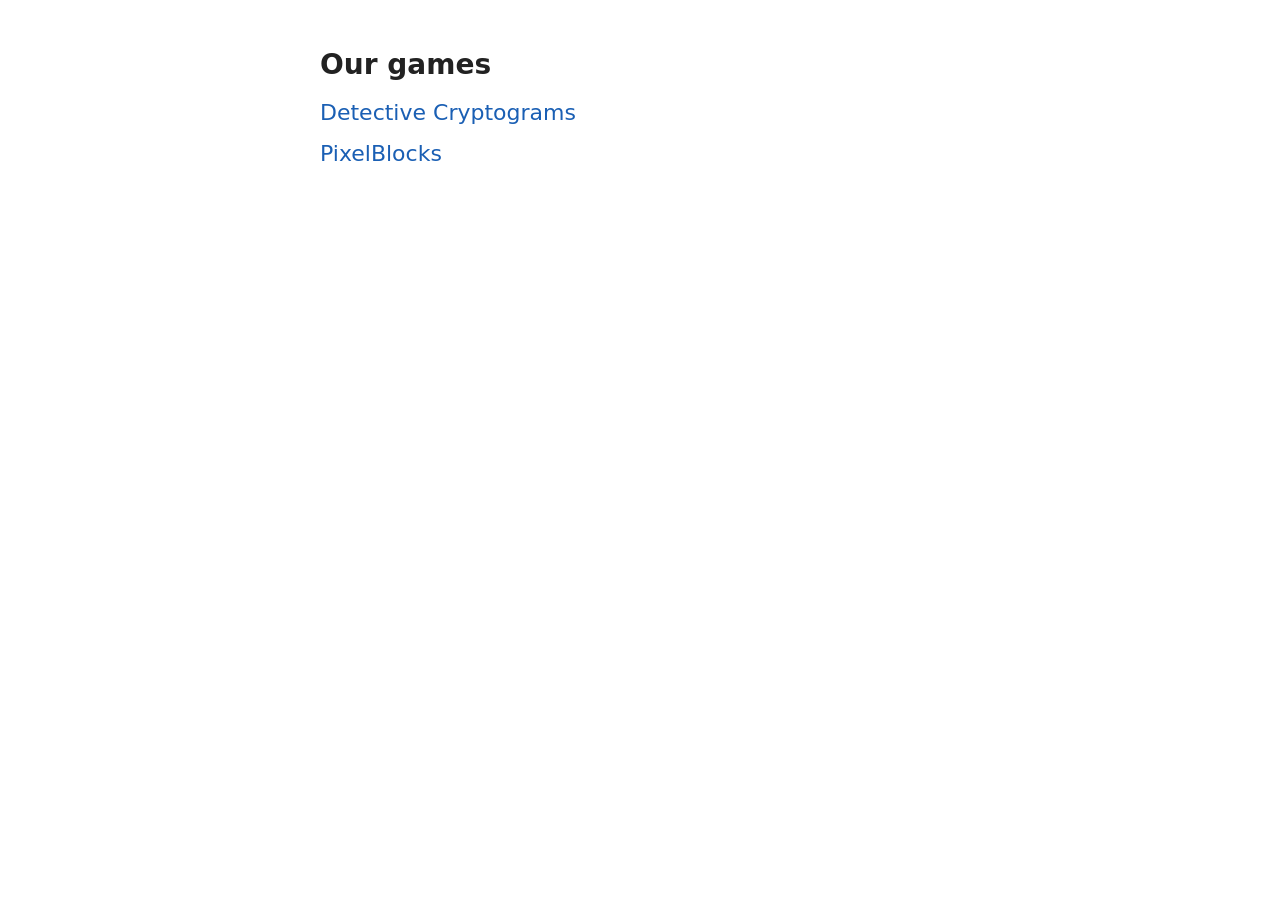
<file: index.html>
<!doctype html>
<html lang="en">
<head>
<meta charset="utf-8">
<meta name="viewport" content="width=device-width, initial-scale=1">
<title>Our games</title>
<style>
  body { font-family: system-ui, sans-serif; max-width: 640px; margin: 48px auto; padding: 0 16px; color: #222; }
  h1 { font-size: 28px; }
  ul { list-style: none; padding: 0; }
  li { margin: 16px 0; }
  a { font-size: 22px; color: #1a5fb4; text-decoration: none; }
  a:hover { text-decoration: underline; }
</style>
</head>
<body>
<h1>Our games</h1>
<ul>
  <li><a href="kriptogramma/">Detective Cryptograms</a></li>
  <li><a href="pixelblocks/">PixelBlocks</a></li>
</ul>
</body>
</html>
</file>
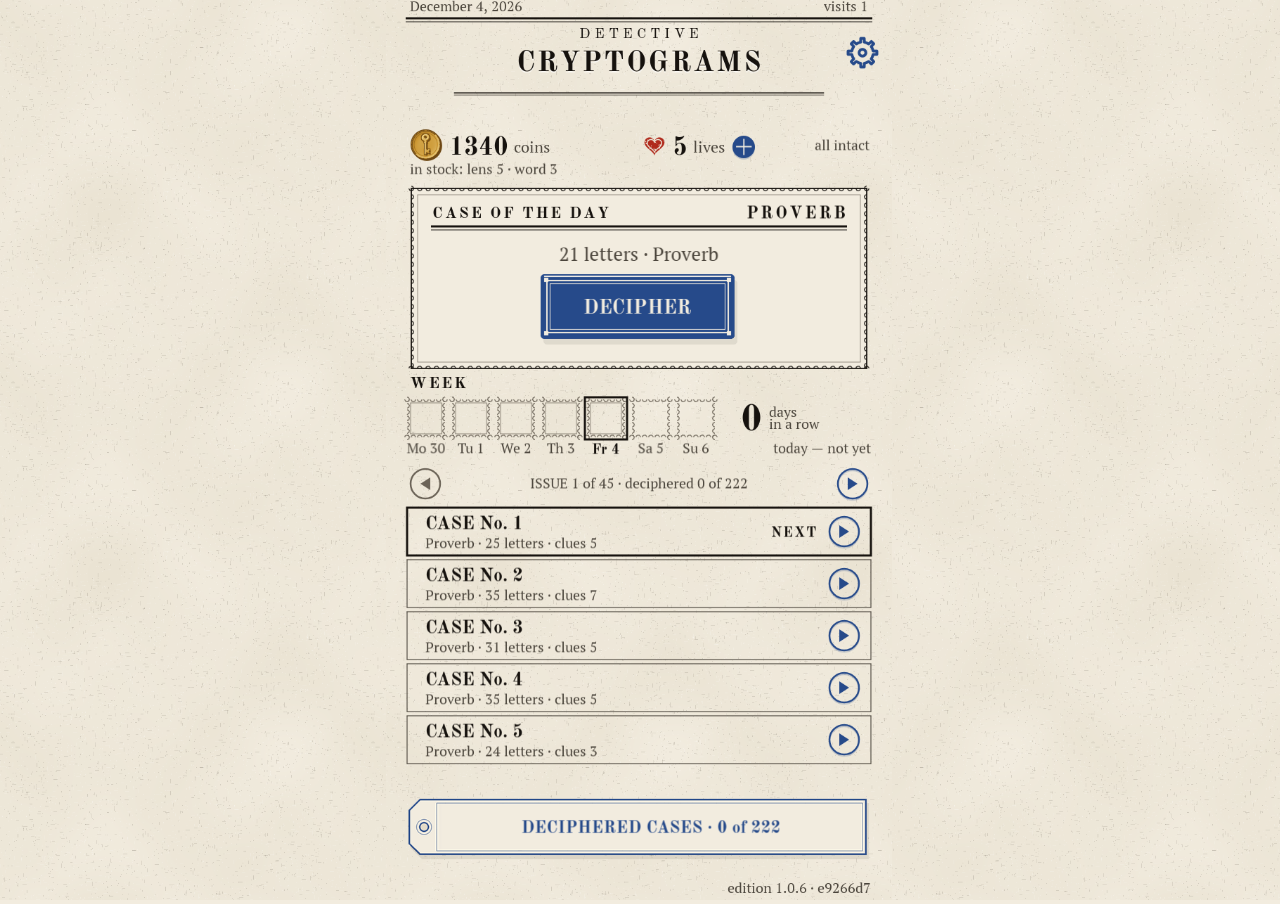
<file: kriptogramma/index.html>
<!doctype html>
<html lang="ru">
<head>
  <meta charset="utf-8">
  <link rel="modulepreload" crossorigin href="./assets/R5lq9sJO.js">
  <meta name="viewport" content="width=device-width, initial-scale=1, viewport-fit=cover, user-scalable=no">
  <title>Детективные криптограммы</title>
  <!-- Пустая иконка нарочно. Без неё браузер просит /favicon.ico, получает 404,
       и ломатель приносит эту ошибку в каждом отчёте. Шум в отчёте учит
       не читать отчёт. -->
  <link rel="icon" href="data:,">
  <!-- Картинки главного экрана — в предзагрузку. Без неё они просились только
       после разбора всего бандла (0,7 с на телефоне, где сеть в это время
       простаивает), и «время до интерактива» (ИНВ-21) перевалило за порог 5 с
       после ассетов 013. Phaser грузит их элементом img (main.js,
       loader.imageLoadType), и браузер отдаёт уже скачанное, а не качает
       второй раз. Список держать вровень с НУЖНО.main в src/стиль/арт.js и
       src/стиль/кнопки.js — сверяет tests/открытие.mjs: кнопки Ч1 (025) без
       предзагрузки просились после бандла и стоили 0,2 с сверх порога.
       ОЧЕРЕДЬ: СНАЧАЛА БАНДЛ, ПОТОМ КАРТИНКИ (028). Пущенные разом, 170 КБ
       картинок делили канал с бандлом, и он приходил на 0,8 с позже; а после
       бандла сеть ещё секунду стоит, пока телефон его разбирает. Поэтому
       предзагрузка выключена (media="not all") и включается скриптом ниже,
       как только бандл скачан, — картинки едут, пока он разбирается. Не
       сработал скрипт — Phaser попросит их сам, просто позже. -->
  <link rel="preload" as="image" href="./assets/1VmBwW0j.png" media="not all" data-после-бандла>
  <link rel="preload" as="image" href="./assets/D-H_c1Ym.png" media="not all" data-после-бандла>
  <link rel="preload" as="image" href="./assets/BTq64Yrj.png" media="not all" data-после-бандла>
  <link rel="preload" as="image" href="./assets/B4kw_efo.png" media="not all" data-после-бандла>
  <link rel="preload" as="image" href="./assets/Dah3iMkJ.png" media="not all" data-после-бандла>
  <link rel="preload" as="image" href="./assets/B_GqqMSt.png" media="not all" data-после-бандла>
  <link rel="preload" as="image" href="./assets/CoD3hWU_.png" media="not all" data-после-бандла>
  <script>
    if (window.PerformanceObserver) new PerformanceObserver(function (список, наблюдатель) {
      if (!список.getEntries().some(function (з) { return /\.js$/.test(з.name) })) return
      наблюдатель.disconnect()
      document.querySelectorAll('link[data-после-бандла]').forEach(function (с) { с.media = 'all' })
    }).observe({ type: 'resource', buffered: true })
  </script>
  <style>
    html, body { margin: 0; height: 100%; background: #12131a; overflow: hidden; }
    #игра { width: 100vw; height: 100vh; display: block; }
    /* Игровое поле не тянется, не масштабируется пальцами и не выделяется долгим
       касанием (задание 100, п. 1.6.1.8 и 1.10 требований): жесты — игре. */
    #игра { touch-action: none; -webkit-user-select: none; user-select: none; -webkit-touch-callout: none; -webkit-tap-highlight-color: transparent; }
  </style>
  </head>
<body>
  <!-- ЭКРАН ЗАГРУЗКИ (задание 073) — первым в body, до игры и до бандла:
       браузер рисует его первым кадром. Сюда vite.config.js (плагин
       «экран-загрузки») вклеивает src/загрузка/: шрифт-подмножество, краски,
       разметку и загрузчик. Бандл подключает загрузчик, после кадра экрана. -->
  <style>/* Порождено src/загрузка/собрать_шрифт.py — руками не править. Old Standard TT, OFL (game/art/шрифты/OFL.txt). */
@font-face{font-family:'Крипт загрузка';font-weight:700;font-style:normal;font-display:block;src:url([data-uri]) format('woff2')}
@font-face{font-family:'Крипт загрузка';font-weight:400;font-style:normal;font-display:block;src:url([data-uri]) format('woff2')}
/* Экран загрузки (073) и экран перевода (069) — один лист.
   Краски — game/art/чернила.json (Р1-К): бумага #f2ecdf, важное #16120e,
   нарратив #4a443b, бледный #6b6357, управление #264a8a. Длительности — Р8
   (150 / 300 / 600). Движется только transform и opacity: композитор, не
   главный поток (расшифровка.js, шапка). */
.рш {
  position: fixed; inset: 0; z-index: 10;
  display: flex; align-items: center; justify-content: center;
  background-color: #f2ecdf;
  /* Бумага без картинки: тёплый свет к середине, лёгкое потемнение к краям и
     зерно из встроенного SVG-шума — тот же лист, что тайл главного. */
  background-image:
    radial-gradient(ellipse 70% 55% at 50% 42%, rgba(255, 252, 244, 0.55), rgba(255, 252, 244, 0) 70%),
    radial-gradient(ellipse 120% 90% at 50% 50%, rgba(74, 68, 59, 0) 60%, rgba(74, 68, 59, 0.12) 100%),
    url("data:image/svg+xml,%3Csvg xmlns='http://www.w3.org/2000/svg' width='160' height='160'%3E%3Cfilter id='z'%3E%3CfeTurbulence type='fractalNoise' baseFrequency='.9' numOctaves='2' stitchTiles='stitch'/%3E%3CfeColorMatrix values='0 0 0 0 .29 0 0 0 0 .27 0 0 0 0 .23 0 0 0 .09 0'/%3E%3C/filter%3E%3Crect width='160' height='160' filter='url(%23z)'/%3E%3C/svg%3E");
  color: #16120e;
  /* Первые кадры — системной антиквой: она не грузится. Встроенный шрифт
     включает класс рш-шрифт, когда он уже загружен (загрузчик), — подмена
     мгновенна, кадра без букв нет (font-display его не даёт: и block, и swap
     прячут текст, пока шрифт декодируется, — кадры 073). */
  font-family: Georgia, 'Times New Roman', serif;
  -webkit-user-select: none; user-select: none;
  -webkit-tap-highlight-color: transparent;
  opacity: 1;
  transition: opacity 300ms ease-out;
}
.рш.рш-уходит { opacity: 0; pointer-events: none; }
.рш.рш-набран .рш-лист { visibility: visible; }
.рш.рш-шрифт { font-family: 'Крипт загрузка', Georgia, 'Times New Roman', serif; }
.рш-лист {
  /* Пустой набор не показывается: разметка листа приходит по сети раньше
     встроенного скрипта, который её наполняет, и первый кадр иначе был бы
     линейками без единой буквы (кадры 073). До наполнения — одна бумага. */
  visibility: hidden;
  box-sizing: border-box;
  width: min(100vw, 62vh, 460px);
  padding: 0 7.8%;
  margin-top: -8vh;
  text-align: center;
}
.рш-линейка { height: 3px; border-top: 2px solid #16120e; border-bottom: 1px solid #16120e; }
.рш-линейка-низ { border-top-width: 1px; border-bottom-width: 2px; }
.рш-над {
  margin: 0.9em 0 0.15em;
  font-weight: 400; font-size: min(4.4vw, 2.8vh, 20px);
  letter-spacing: 0.55em; padding-left: 0.55em;
  line-height: 1.15;
}
.рш-имя {
  margin: 0 0 0.28em;
  font-weight: 700; font-size: min(7.4vw, 4.7vh, 36px);
  letter-spacing: 0.04em; padding-left: 0.04em;
  line-height: 1.15;
  white-space: nowrap;
  /* Вдавленный набор, как шапка главного: светлый край снизу. */
  text-shadow: 0 1px 0 rgba(255, 255, 255, 0.75);
}
/* Окно буквы: мера задаёт ширину, лента с перебором едет в окне шагами. */
.рш-буква { position: relative; display: inline-block; overflow: hidden; height: 1.15em; vertical-align: top; }
.рш-мера { visibility: hidden; }
.рш-лента {
  position: absolute; left: -0.5em; right: -0.5em; top: 0;
  display: block;
  animation-name: рш-перебор;
  animation-timing-function: steps(6, end);
  animation-fill-mode: both;
  will-change: transform;
}
.рш-лента > span { display: block; height: 1.15em; }
/* Лист без языка (074): портал ещё не назвал язык — на месте имени знаки
   шифра, и перебор не кончается, пока имя не осядет на язык SDK. */
.рш-без-языка .рш-лента { animation-iteration-count: infinite; }
/* 6 знаков по 1.15em; последний кадр — буква (fill-mode: both держит его). */
@keyframes рш-перебор { from { transform: translateY(0); } to { transform: translateY(-6.9em); } }

.рш-подпись {
  margin-top: 1.6em;
  font-weight: 400; font-style: normal; font-size: min(4.2vw, 2.6vh, 18px);
  color: #4a443b; line-height: 1.3;
}
.рш-точки i { font-style: normal; opacity: 0; animation: 1200ms step-end infinite; }
/* Многоточие набирается: «», «.», «..», «...» — по 300 мс (Р8). */
.рш-точки i:nth-child(1) { animation-name: рш-точка1; }
.рш-точки i:nth-child(2) { animation-name: рш-точка2; }
.рш-точки i:nth-child(3) { animation-name: рш-точка3; }
@keyframes рш-точка1 { 0% { opacity: 0; } 25%, 100% { opacity: 1; } }
@keyframes рш-точка2 { 0% { opacity: 0; } 50%, 100% { opacity: 1; } }
@keyframes рш-точка3 { 0% { opacity: 0; } 75%, 100% { opacity: 1; } }

/* Бар — тонкая чернильная линия по сетке 046, не системный прогресс-бар:
   бледная волосяная дорожка и плотная чернильная заливка поверх. Ширину
   заливки двигает только transform (scaleX), с переходом — его тоже ведёт
   композитор, и бар не встаёт вместе с разбором бандла. */
.рш-полоса {
  position: relative; overflow: hidden;
  width: 64%; height: 2px; margin: 0.9em auto 0;
  background: rgba(22, 18, 14, 0.16);
}
.рш-заливка {
  position: absolute; inset: 0;
  background: #16120e;
  transform-origin: 0 50%; transform: scaleX(0);
  will-change: transform;
}
/* Блик сырых чернил идёт по линии всё время загрузки: после того как имя
   осело, это то, что движется, — экран не замирает и в долгую загрузку. */
.рш-блик {
  position: absolute; top: 0; bottom: 0; left: 0; width: 28%;
  background: linear-gradient(90deg, rgba(242, 236, 223, 0), rgba(242, 236, 223, 0.38), rgba(242, 236, 223, 0));
  animation: рш-блик 1600ms linear infinite;
  will-change: transform;
}
@keyframes рш-блик { from { transform: translateX(-100%); } to { transform: translateX(360%); } }

.рш-ошибка { margin-top: 1.4em; }
.рш-ошибка[hidden] { display: none; }
.рш-ошибка-текст { margin: 0 0 1.1em; font-size: min(4.2vw, 2.6vh, 18px); color: #4a443b; line-height: 1.35; }
/* Кнопка — синий штемпель управления (Р1-К): залитая плашка с бумажной
   двойной линейкой внутри и жёсткой тенью. */
.рш-кнопка {
  font-family: inherit; font-weight: 700; font-size: min(4.4vw, 2.8vh, 18px);
  letter-spacing: 0.16em; text-transform: uppercase;
  color: #f2ecdf; background: #264a8a;
  border: 0; border-radius: 3px; padding: 0.85em 1.8em 0.8em 1.96em;
  box-shadow: inset 0 0 0 4px #264a8a, inset 0 0 0 5px #f2ecdf, 3px 4px 0 rgba(22, 18, 14, 0.28);
  cursor: pointer;
}
.рш-кнопка:active { background: #1c3a70; box-shadow: inset 0 0 0 4px #1c3a70, inset 0 0 0 5px #f2ecdf, 1px 1px 0 rgba(22, 18, 14, 0.28); transform: translate(2px, 3px); }
.рш.рш-сорвалась .рш-полоса, .рш.рш-сорвалась .рш-точки { display: none; }
@media (prefers-reduced-motion: reduce) {
  .рш-лента { animation-duration: 1ms !important; animation-delay: 0ms !important; }
}
</style>
<div id="загрузка" class="рш" role="progressbar" aria-valuemin="0" aria-valuemax="100" aria-valuenow="0">
  <div class="рш-лист">
    <div class="рш-линейка"></div>
    <div class="рш-над"></div>
    <div class="рш-имя"></div>
    <div class="рш-линейка рш-линейка-низ"></div>
    <div class="рш-подпись"><span class="рш-текст"></span><span class="рш-точки" aria-hidden="true"><i>.</i><i>.</i><i>.</i></span></div>
    <div class="рш-полоса" aria-hidden="true"><div class="рш-заливка"></div><div class="рш-блик"></div></div>
    <div class="рш-ошибка" hidden><p class="рш-ошибка-текст"></p><button type="button" class="рш-кнопка"></button></div>
  </div>
</div>
<script>
/** Языки, для которых Яндекс берёт резервным русский (сам ru — тоже). */
var РШ_РУССКИЕ = ['ru', 'be', 'kk', 'uk', 'uz']

/** Код языка портала → язык игры по таблице Яндекса; пусто → null. */
function рш_язык (код) {
  var к = String(код || '').split(/[-_]/)[0].trim().toLowerCase()
  if (!к) return null
  return РШ_РУССКИЕ.indexOf(к) >= 0 ? 'ru' : 'en'
}




function рш_портал () { return false }
function рш_поднятьПортал () { return Promise.resolve(null) }
function рш_кодПортала () { return null }
/** Язык вне портала, когда игрок его ещё не выбирал: браузер, иначе en. */
function рш_языкВне (W) {
  var н = W.navigator || {}
  return рш_язык(н.language || (н.languages || [])[0]) || 'en'
}



var ЗНАКИ = '1234567890§№†‡¶◊' + String.fromCharCode(0x462, 0x472, 0x406)
var РАСШИФРОВКА = { знаков: 6, буква: 600, шаг: 45 }

/** Детерминированный перебор: тот же кадр при каждом запуске (витрина, тест). */
function рш_зерно (семя) {
  var s = (семя >>> 0) || 1
  return function () { s ^= s << 13; s >>>= 0; s ^= s >> 17; s ^= s << 5; s >>>= 0; return s / 4294967296 }
}

/**
 * Набрать строку расшифровки в элемент. Пробел — пробел, буква — окно с
 * лентой: знаков штук шифра, последней — сама буква. Возвращает время прохода
 * в мс: когда осела последняя буква (задержка + длительность).
 *   начало — задержка первой буквы, мс (вторая строка идёт вместе с первой).
 */
function рш_набрать (элемент, текст, семя, начало) {
  var д = элемент.ownerDocument
  var случай = рш_зерно(семя)
  var р = РАСШИФРОВКА
  var конец = 0
  var н = 0
  элемент.textContent = ''
  for (var i = 0; i < текст.length; i++) {
    var б = текст.charAt(i)
    if (б === ' ') { элемент.appendChild(д.createTextNode(' ')); continue }
    var окно = д.createElement('span')
    окно.className = 'рш-буква'
    var мера = д.createElement('span')
    мера.className = 'рш-мера'
    мера.textContent = б
    var лента = д.createElement('span')
    лента.className = 'рш-лента'
    var прежний = ''
    for (var к = 0; к < р.знаков; к++) {
      var з
      do { з = ЗНАКИ.charAt(Math.floor(случай() * ЗНАКИ.length)) } while (з === прежний)
      прежний = з
      var знак = д.createElement('span')
      знак.textContent = з
      лента.appendChild(знак)
    }
    var итог = д.createElement('span')
    итог.textContent = б
    лента.appendChild(итог)
    var задержка = (начало || 0) + н * р.шаг
    лента.style.animationDelay = задержка + 'ms'
    лента.style.animationDuration = р.буква + 'ms'
    окно.appendChild(мера)
    окно.appendChild(лента)
    элемент.appendChild(окно)
    конец = Math.max(конец, задержка + р.буква)
    н++
  }
  элемент.setAttribute('aria-label', текст)
  return конец
}

/**
 * Собрать лист экрана: строка над именем, имя, подпись. Разметка листа — в
 * экран.html; здесь только наполнение. Возвращает время прохода анимации.
 */
function рш_лист (корень, строки) {
  var над = корень.querySelector('.рш-над')
  var имя = корень.querySelector('.рш-имя')
  var подпись = корень.querySelector('.рш-текст')
  var проход = Math.max(рш_набрать(над, строки.над, 7, 0), рш_набрать(имя, строки.имя, 13, 0))
  подпись.textContent = строки.подпись
  рш_вместить(имя)
  return проход
}

/**
 * Имя не шире листа на любом языке и любым шрифтом: кегль из CSS — потолок,
 * дальше вниз по мере (одно чтение раскладки, дёшево). Зовётся при наборе и
 * ещё раз, когда пришёл шрифт листа.
 */
function рш_вместить (имя) {
  имя.style.fontSize = ''
  var кегль = parseFloat(getComputedStyle(имя).fontSize)
  var место = имя.clientWidth
  if (место > 0 && имя.scrollWidth > место) имя.style.fontSize = Math.floor(кегль * место / имя.scrollWidth) + 'px'
}



(function () {
  var D = document
  var W = window
  var корень = D.getElementById('загрузка')
  if (!корень) return
  var СТРОКИ = {"ru":{"над":"ДЕТЕКТИВНЫЕ","имя":"КРИПТОГРАММЫ","подпись":"Открываю архив","ошибка":"Архив не открылся: нет связи с сервером.","кнопка":"Обновить"},"en":{"над":"DETECTIVE","имя":"CRYPTOGRAMS","подпись":"Opening the case files","ошибка":"The case files did not open: no connection to the server.","кнопка":"Reload"}}
  var БАНДЛ = {"js":"./assets/R5lq9sJO.js","css":"./assets/lBvzmTBJ.css"}

  var КЛЮЧ = 'Криптограмма_progress_v1'
  var ЖДАТЬ_SDK = 800
  function параметр (имя) {
    var м = new RegExp('[?&]' + encodeURIComponent(имя) + '=([^&#]*)').exec(location.search)
    try { return м ? decodeURIComponent(м[1]) : null } catch (e) { return null }
  }
  function сохранённый () {
    try { var с = JSON.parse(localStorage.getItem(КЛЮЧ) || '{}'); return с && с.язык } catch (e) { return null }
  }
  var журнал = []
  var т0 = (W.performance && performance.now) ? function () { return Math.round(performance.now()) } : function () { return Date.now() }
  var портал = рш_портал(W)
  var язык = null
  var откуда = null
  var проход = 0
  var поколение = 0
  var ВСЕ_БУКВЫ = ЗНАКИ + СТРОКИ.ru.над + СТРОКИ.ru.имя + СТРОКИ.en.над + СТРОКИ.en.имя
  корень.querySelector('.рш-кнопка').addEventListener('click', function () { location.reload() })

  /** Лист без языка: на месте имени — знаки шифра, перебор не кончается. */
  function безЯзыка () {
    корень.classList.add('рш-без-языка')
    var знаки = ''
    var случай = рш_зерно(29)
    for (var i = 0; i < СТРОКИ.ru.имя.length; i++) знаки += ЗНАКИ.charAt(Math.floor(случай() * ЗНАКИ.length))
    корень.querySelector('.рш-над').textContent = ' '
    рш_набрать(корень.querySelector('.рш-имя'), знаки, 13, 0)
    корень.querySelector('.рш-имя').removeAttribute('aria-label')
    корень.querySelector('.рш-текст').textContent = ''
    рш_вместить(корень.querySelector('.рш-имя'))
    журнал.push({ этап: 'без языка', т: т0() })
  }

  /**
   * Осесть на язык: имя расшифровывается на нём, подпись и ошибка — его
   * строками. Позднее слово SDK, несогласное с запасным языком, ставит язык
   * SDK заново (игра пойдёт на языке SDK — лист не должен с ней разойтись).
   */
  function осесть (я, почему) {
    if (!СТРОКИ[я]) я = 'ru'
    if (язык === я || уходит) return
    if (язык && почему !== 'sdk') return
    язык = я
    откуда = почему
    поколение++
    var с = СТРОКИ[я]
    D.documentElement.lang = я
    корень.setAttribute('lang', я)
    корень.setAttribute('aria-label', с.подпись)
    корень.classList.remove('рш-без-языка')
    проход = рш_лист(корень, с)
    корень.querySelector('.рш-ошибка-текст').textContent = с.ошибка
    корень.querySelector('.рш-кнопка').textContent = с.кнопка
    журнал.push({ этап: 'язык', т: т0(), язык: я, откуда: почему })
    if (W.__загрузка) W.__загрузка.проход = проход
    ждатьПрохода()
  }

  if (!портал) {
    var кандидаты = [параметр('язык'), сохранённый()]
    var найден = typeof рш_языкВне === 'function' ? рш_языкВне(W) : 'ru'
    for (var i = 0; i < кандидаты.length; i++) {
      var к = String(кандидаты[i] || '').slice(0, 2).toLowerCase()
      if (к && СТРОКИ[к]) { найден = к; break }
    }
    осесть(найден, 'вне портала')
  } else {
    безЯзыка()
    var запасной = function () { return рш_язык(параметр('lang')) || 'ru' }
    рш_поднятьПортал(W).then(function (y) {
      var я = y && рш_язык(рш_кодПортала(y))
      журнал.push({ этап: 'sdk', т: т0(), язык: я || null })
      if (я) осесть(я, 'sdk')
      else осесть(запасной(), 'адрес')
    })
    setTimeout(function () { осесть(запасной(), 'потолок') }, ЖДАТЬ_SDK)
  }
  function шрифт () {
    корень.classList.add('рш-шрифт')
    рш_вместить(корень.querySelector('.рш-имя'))
    журнал.push({ этап: 'шрифт', т: т0() })
  }
  if (D.fonts && D.fonts.load && W.Promise) {
    Promise.all([D.fonts.load("700 20px 'Крипт загрузка'", ВСЕ_БУКВЫ), D.fonts.load("400 20px 'Крипт загрузка'", ВСЕ_БУКВЫ)])
      .then(function (а) { if (а[0].length && а[1].length) шрифт() }, function () {})
  } else setTimeout(шрифт, 0)
  корень.classList.add('рш-набран')

  var полоса = корень.querySelector('.рш-полоса')
  var блик = корень.querySelector('.рш-блик')
  var слои = [корень.querySelector('.рш-заливка')]
  var ВЕХИ = { бандл: 0.55, движок: 0.72, сцена: 0.8, готово: 1 }
  var ПОТОЛОК = { старт: 0.52, бандл: 0.7, движок: 0.79 }
  var доля = 0
  /** Насчитанная главным потоком заливка слоя: не больше нарисованной. */
  function сейчас (с) {
    var м = getComputedStyle(с).transform
    var д = м && м !== 'none' ? parseFloat(м.slice(м.indexOf('(') + 1)) : 0
    return д > 0 ? д : 0
  }
  /** Довести заливку до цели за мс. Цель ниже достигнутой — ничего: бар не откатывается. */
  function довести (цель, мс) {
    if (!(цель > доля)) return
    var от = Math.min(доля, сейчас(слои[слои.length - 1]))
    доля = Math.min(1, цель)
    var слой = D.createElement('div')
    слой.className = 'рш-заливка'
    слой.style.transform = 'scaleX(' + от.toFixed(4) + ')'
    полоса.insertBefore(слой, блик)
    слои.push(слой)
    void слой.getBoundingClientRect() // начало перехода — с «от», а не с нуля
    слой.style.transition = 'transform ' + мс + 'ms cubic-bezier(0.2, 0.6, 0.35, 1)'
    слой.style.transform = 'scaleX(' + доля.toFixed(4) + ')'
    слой.addEventListener('transitionend', function () {
      var i = слои.indexOf(слой)
      for (var j = 0; j < i; j++) if (слои[j].parentNode) слои[j].parentNode.removeChild(слои[j])
      if (i > 0) слои.splice(0, i)
    })
    корень.setAttribute('aria-valuenow', String(Math.round(доля * 100)))
  }
  var этапы = {}
  /** Отметка настоящей работы. сцена — с долей загрузчика Phaser (0..1). */
  function этап (имя, д) {
    if (имя === 'сцена') {
      var ц = ВЕХИ.сцена + (ВЕХИ.готово - 0.02 - ВЕХИ.сцена) * Math.max(0, Math.min(1, +д || 0))
      if (!этапы.сцена) журнал.push({ этап: имя, т: т0() })
      этапы.сцена = true
      довести(ц, 150)
      return
    }
    if (этапы[имя]) return
    этапы[имя] = true
    журнал.push({ этап: имя, т: т0() })
    if (ПОТОЛОК[имя]) довести(ПОТОЛОК[имя], имя === 'бандл' ? 1600 : 1400)
    else довести(ВЕХИ[имя], 150)
  }

  var играГотова = false
  var прошла = false
  var уходит = false
  var ушёл = false
  function уйти () {
    if (!играГотова || !прошла || уходит || сорвалась) return
    уходит = true
    журнал.push({ этап: 'уход', т: т0() })
    довести(1, 150)
    корень.classList.add('рш-уходит')
    var конец = function () {
      if (ушёл) return
      ушёл = true
      журнал.push({ этап: 'ушёл', т: т0() })
      if (корень.parentNode) корень.parentNode.removeChild(корень)
    }
    корень.addEventListener('transitionend', function (e) { if (e.target === корень) конец() })
    setTimeout(конец, 450)
  }
  function ждатьПрохода () {
    var моё = поколение
    var лента = корень.querySelectorAll('.рш-лента')
    var последняя = лента[лента.length - 1]
    var анимации = последняя && последняя.getAnimations ? последняя.getAnimations() : []
    var прошлаАнимация = function () {
      if (прошла || моё !== поколение) return
      прошла = true
      журнал.push({ этап: 'проход', т: т0() })
      уйти()
    }
    if (анимации.length && W.Promise) Promise.all(анимации.map(function (а) { return а.finished })).then(прошлаАнимация, прошлаАнимация)
    else setTimeout(прошлаАнимация, проход)
  }

  var сорвалась = false
  function сорвать (почему) {
    if (сорвалась || уходит) return
    if (!язык) осесть(рш_язык(параметр('lang')) || 'ru', 'срыв')
    сорвалась = true
    журнал.push({ этап: 'ошибка', т: т0(), почему: почему })
    корень.classList.add('рш-сорвалась')
    корень.querySelector('.рш-подпись').hidden = true
    корень.querySelector('.рш-ошибка').hidden = false
  }

  var пущен = false
  function пуск () {
    if (пущен) return
    пущен = true
    журнал.push({ этап: 'пуск', т: т0() })
    довести(ПОТОЛОК.старт, 4000)
    if (!БАНДЛ) return // дев-сервер: main.js подключён своим тегом
    if (БАНДЛ.один) {
      дочитан(function () {
        var текст = D.getElementById('бандл')
        if (!текст || !D.getElementById('бандл-цел')) { сорвать('документ оборван'); return }
        этап('бандл')
        var м = D.createElement('script')
        м.type = 'module'
        м.textContent = текст.textContent
        D.body.appendChild(м)
      })
      return
    }
    if (БАНДЛ.css) {
      var л = D.createElement('link')
      л.rel = 'stylesheet'
      л.href = БАНДЛ.css
      D.head.appendChild(л)
    }
    if (W.PerformanceObserver) {
      try {
        var н = new PerformanceObserver(function (список) {
          if (список.getEntries().some(function (з) { return з.name.indexOf(БАНДЛ.js.replace(/^\.\//, '')) >= 0 })) { н.disconnect(); этап('бандл') }
        })
        н.observe({ type: 'resource', buffered: true })
      } catch (e) { /* без отметки скачивания бар дождётся «движок» */ }
    }
    var скрипт = D.createElement('script')
    скрипт.type = 'module'
    скрипт.crossOrigin = ''
    скрипт.src = БАНДЛ.js
    скрипт.onerror = function () { сорвать('бандл не скачался') }
    D.body.appendChild(скрипт)
  }
  function дочитан (ф) {
    if (D.readyState !== 'loading') ф()
    else D.addEventListener('DOMContentLoaded', ф)
  }
  if (W.requestAnimationFrame) requestAnimationFrame(function () { requestAnimationFrame(пуск) })
  setTimeout(пуск, 300)

  W.__загрузка = {
    get язык () { return язык },
    get откуда () { return откуда },
    портал: портал,
    проход: проход,
    этап: этап,
    готово: function () { if (играГотова) return; играГотова = true; этап('готово'); уйти() },
    ушёл: function () { return ушёл },
    журнал: function () { return журнал.slice() },
  }
})()
</script>
  <div id="игра"></div>
</body>
</html>
</file>
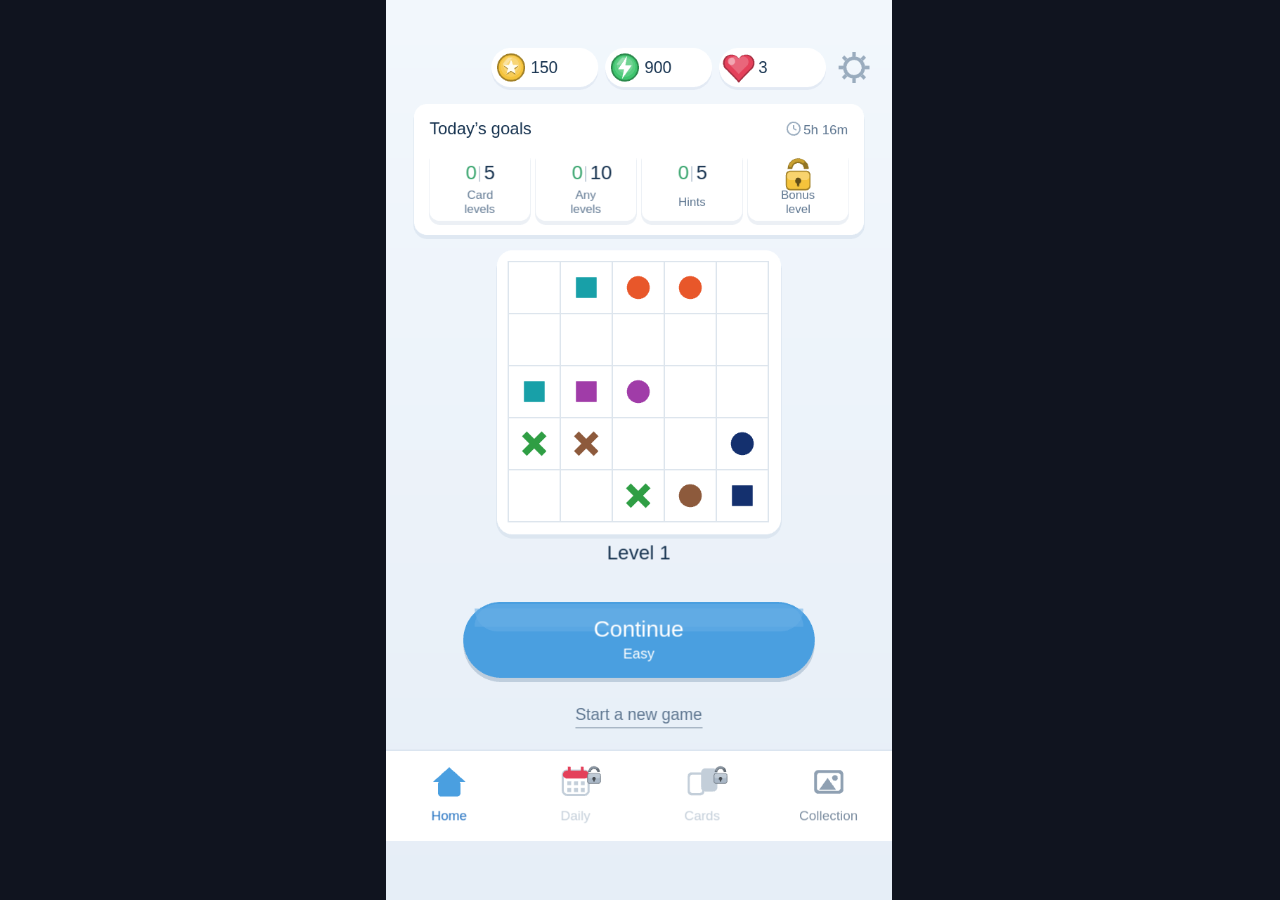
<file: pixelblocks/index.html>
<!DOCTYPE html>
<html lang="ru">
<head>
  <meta charset="UTF-8" />
  <meta name="viewport" content="width=device-width, initial-scale=1.0, user-scalable=no, viewport-fit=cover" />
  <title>PixelBlocks</title>
  <link rel="icon" href="data:,">
  <style>
    * { margin: 0; padding: 0; box-sizing: border-box; }
    html, body {
      width: 100%; height: 100%;
      background: #10141f;
      overflow: hidden;
      touch-action: none;
      -webkit-tap-highlight-color: transparent;
    }
    #game { width: 100%; height: 100%; }
    canvas { display: block; }
  </style>
  <script type="module" crossorigin src="./assets/game-B6oGxEVr.js"></script>
</head>
<body>
  <div id="game"></div>
</body>
</html>
</file>
